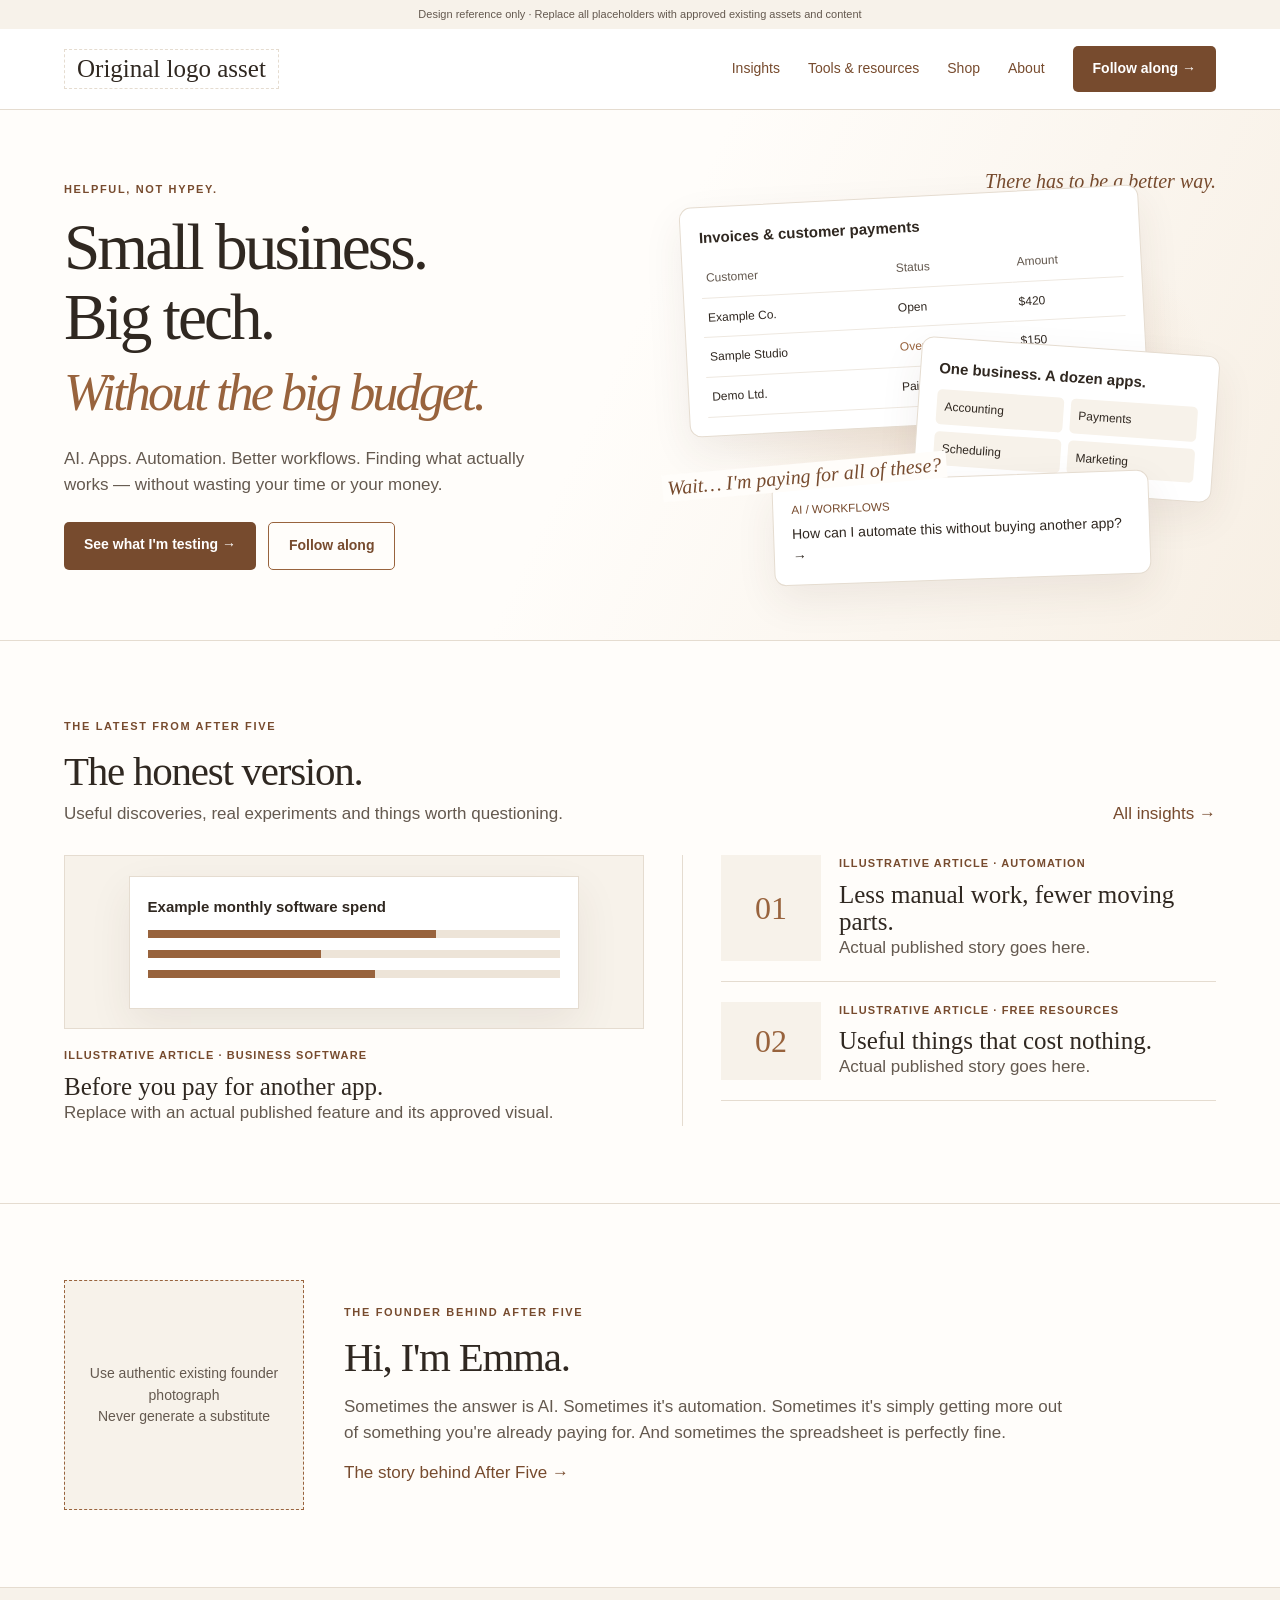
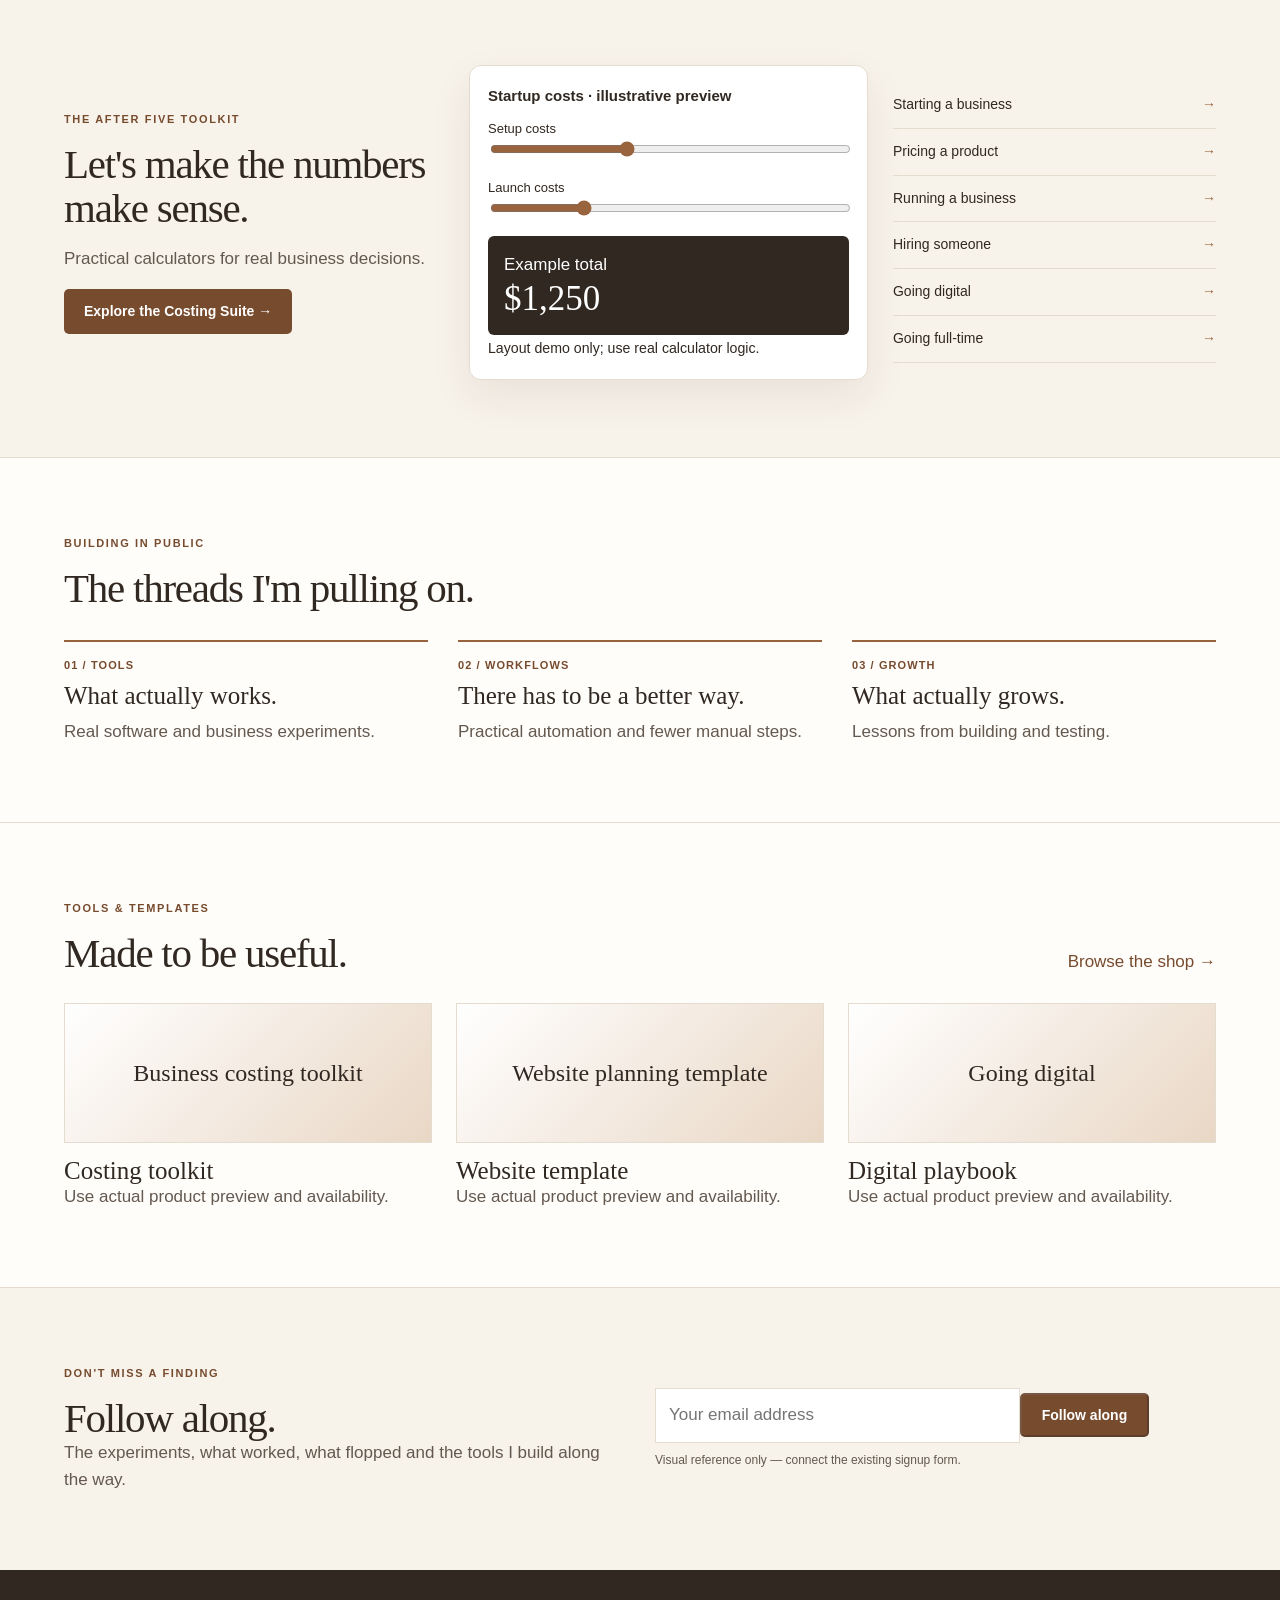
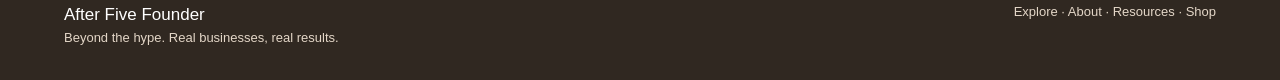
<file: design/after-five-target/03-reference.html>
<!doctype html><html lang="en"><head><meta charset="utf-8"><meta name="viewport" content="width=device-width,initial-scale=1"><title>After Five Founder — layout reference</title><link rel="stylesheet" href="02-design-tokens.css"><style>
*{box-sizing:border-box}body{margin:0;background:var(--paper);color:var(--ink);font:var(--body)/1.55 var(--sans)}a{color:var(--bronze-dark);text-decoration:none}h1,h2,h3,p{margin:0}h1,h2,h3{font-family:var(--serif);font-weight:500;line-height:1.08}h1{font-size:var(--h1);letter-spacing:-.045em}h2{font-size:var(--h2);letter-spacing:-.03em}h3{font-size:25px}p{color:var(--muted)}.wrap{max-width:calc(var(--max) + 2 * var(--gutter));padding-inline:var(--gutter);margin:auto}.eyebrow{font-size:11px;font-weight:700;letter-spacing:.15em;text-transform:uppercase;color:var(--bronze-dark);margin-bottom:14px}.header{background:white;border-bottom:1px solid var(--line)}.nav{height:80px;display:flex;align-items:center;justify-content:space-between;gap:20px}.logo{font:25px var(--serif);border:1px dashed var(--line);padding:5px 12px}.navlinks{display:flex;gap:28px;font-size:14px;align-items:center}.btn{display:inline-block;background:var(--bronze-dark);color:white;padding:12px 20px;border-radius:5px;font-size:14px;font-weight:600}.secondary{background:transparent;color:var(--bronze-dark);border:1px solid var(--bronze)}.hero{background:linear-gradient(115deg,#fffdfa 48%,#f7efe4 100%)}.hero-grid{min-height:530px;display:grid;grid-template-columns:1fr 1fr;gap:44px;align-items:center;padding-block:56px}.hero p{max-width:480px;margin:23px 0}.actions{display:flex;gap:12px;flex-wrap:wrap}.accent{color:var(--bronze);font-style:italic;font-size:.80em}.stage{height:410px;position:relative;isolation:isolate}.stage:before{content:'';position:absolute;inset:8% 0 5% 7%;background:radial-gradient(ellipse at center,#dfc2a56e,transparent 70%);z-index:-1}.panel{background:white;border:1px solid var(--line);border-radius:var(--radius);box-shadow:var(--shadow);padding:18px}.invoice{position:absolute;top:26px;left:4%;width:83%;transform:rotate(-3deg)}.panel-title{font-weight:600;font-size:15px;margin-bottom:10px}.mini-table{width:100%;border-collapse:collapse;font-size:12px}.mini-table td,.mini-table th{text-align:left;padding:10px 5px;border-bottom:1px solid #eee8e0}.mini-table th{color:var(--muted);font-weight:500}.apps{position:absolute;right:0;top:176px;width:54%;transform:rotate(4deg)}.appgrid{display:grid;grid-template-columns:1fr 1fr;gap:7px}.appgrid span{background:var(--cream);border-radius:5px;padding:8px;font-size:12px}.note{font:italic 20px var(--serif);color:var(--bronze-dark)}.note1{position:absolute;right:0;top:0}.note2{position:absolute;left:0;bottom:90px;transform:rotate(-5deg);z-index:3;background:var(--paper);padding:2px 5px}.ask{position:absolute;bottom:0;left:20%;width:68%;font-size:14px;transform:rotate(-2deg)}.ask small{display:block;color:var(--bronze-dark);margin-bottom:5px}.section{padding-block:var(--section);border-top:1px solid var(--line)}.section-head{display:flex;justify-content:space-between;align-items:end;gap:20px;margin-bottom:28px}.section-head p{margin-top:8px}.stories{display:grid;grid-template-columns:1.25fr 1fr;gap:38px}.feature{border-right:1px solid var(--line);padding-right:38px}.art{background:var(--cream);border:1px solid var(--line);min-height:174px;display:grid;place-items:center;margin-bottom:18px;overflow:hidden}.art-inner{width:78%;background:white;border:1px solid var(--line);padding:18px;box-shadow:var(--shadow)}.bar{height:8px;background:var(--stone);margin:12px 0}.bar b{display:block;height:100%;background:var(--bronze)}.story{display:grid;grid-template-columns:100px 1fr;gap:18px;padding:20px 0;border-bottom:1px solid var(--line)}.story:first-child{padding-top:0}.thumb{background:var(--cream);display:grid;place-items:center;font:32px var(--serif);color:var(--bronze)}.meta{font-size:11px;letter-spacing:.1em;color:var(--bronze-dark);text-transform:uppercase;font-weight:700;margin-bottom:8px}.founder{display:grid;grid-template-columns:240px 1fr;gap:40px;align-items:center}.portrait{height:230px;border:1px dashed var(--bronze);background:var(--cream);display:grid;place-items:center;text-align:center;padding:24px;font-size:14px;color:var(--muted)}.founder p{max-width:720px;margin:14px 0}.tools{background:var(--cream)}.toolgrid{display:grid;grid-template-columns:1fr 1.05fr .85fr;gap:25px;align-items:center}.toolgrid p{margin:16px 0}.demo label{display:block;font-size:13px;margin-top:12px}.demo input{width:100%;accent-color:var(--bronze)}.result{background:var(--ink);color:white;padding:16px;margin-top:12px;border-radius:6px}.result strong{display:block;font:35px var(--serif)}.toolrow{border-bottom:1px solid var(--line);padding:12px 0;font-size:14px}.toolrow span{color:var(--bronze);float:right}.threads{display:grid;grid-template-columns:repeat(3,1fr);gap:30px;margin-top:30px}.thread{border-top:2px solid var(--bronze);padding-top:15px}.thread p{margin-top:10px}.shopgrid{display:grid;grid-template-columns:repeat(3,1fr);gap:24px}.cover{background:linear-gradient(135deg,#fff,#e9d7c5);border:1px solid var(--line);padding:24px;min-height:140px;display:grid;place-items:center;margin-bottom:14px;font:24px var(--serif);text-align:center}.newsletter{background:var(--cream)}.signup{display:grid;grid-template-columns:1fr 1fr;align-items:center;gap:30px}.signup input{padding:13px;border:1px solid var(--line);width:65%;font:inherit;background:white}.footer{background:var(--ink);color:white;padding:32px 0}.footer p{color:#e3d6c7;font-size:13px}.foot{display:flex;justify-content:space-between;gap:20px}.notice{font-size:11px;color:var(--muted);padding:6px;text-align:center;background:var(--cream)}
@media(max-width:900px){.navlinks{gap:12px}.hero-grid,.stories,.signup{grid-template-columns:1fr}.feature{border-right:0;padding-right:0}.toolgrid{grid-template-columns:1fr 1fr}.toolgrid>div:first-child{grid-column:1/-1}.hero-grid{gap:16px;padding-block:40px}.stage{max-width:560px;width:100%;margin:auto}.threads,.shopgrid{gap:15px}}
@media(max-width:600px){.nav{height:64px}.navlinks a:not(.btn){display:none}.logo{font-size:18px}.navlinks .btn{font-size:12px;padding:9px}.hero-grid{min-height:auto}.stage{height:330px}.invoice{width:93%;padding:12px;top:23px}.mini-table td,.mini-table th{padding:6px 3px;font-size:10px}.apps{top:145px;width:61%;padding:12px}.note{font-size:15px}.note2{bottom:72px}.ask{left:12%;width:85%;padding:12px}.founder,.toolgrid,.threads,.shopgrid{grid-template-columns:1fr}.portrait{height:190px;max-width:240px}.section-head{align-items:start;flex-direction:column;gap:8px}.story{grid-template-columns:76px 1fr}.foot{flex-direction:column}.signup input{width:60%}.section{padding-block:44px}}
</style></head><body><div class="notice">Design reference only · Replace all placeholders with approved existing assets and content</div><header class="header"><nav class="wrap nav"><div class="logo">Original logo asset</div><div class="navlinks"><a href="#insights">Insights</a><a href="#tools">Tools & resources</a><a href="#shop">Shop</a><a href="#founder">About</a><a class="btn" href="#follow">Follow along →</a></div></nav></header><main><section class="hero"><div class="wrap hero-grid"><div><div class="eyebrow">Helpful, not hypey.</div><h1>Small business.<br>Big tech.<br><span class="accent">Without the big budget.</span></h1><p>AI. Apps. Automation. Better workflows. Finding what actually works — without wasting your time or your money.</p><div class="actions"><a class="btn" href="#insights">See what I'm testing →</a><a class="btn secondary" href="#follow">Follow along</a></div></div><div class="stage" aria-label="Illustrative composition of business software frustrations"><div class="note note1">There has to be a better way.</div><div class="panel invoice"><div class="panel-title">Invoices & customer payments</div><table class="mini-table"><thead><tr><th>Customer</th><th>Status</th><th>Amount</th></tr></thead><tbody><tr><td>Example Co.</td><td>Open</td><td>$420</td></tr><tr><td>Sample Studio</td><td style="color:#98633d">Overdue</td><td>$150</td></tr><tr><td>Demo Ltd.</td><td>Paid</td><td>$390</td></tr></tbody></table></div><div class="panel apps"><div class="panel-title">One business. A dozen apps.</div><div class="appgrid"><span>Accounting</span><span>Payments</span><span>Scheduling</span><span>Marketing</span></div></div><div class="note note2">Wait… I'm paying for all of these?</div><div class="panel ask"><small>AI / WORKFLOWS</small>How can I automate this without buying another app? →</div></div></div></section>
<section class="section" id="insights"><div class="wrap"><div class="section-head"><div><div class="eyebrow">The latest from After Five</div><h2>The honest version.</h2><p>Useful discoveries, real experiments and things worth questioning.</p></div><a href="#insights">All insights →</a></div><div class="stories"><article class="feature"><div class="art"><div class="art-inner"><div class="panel-title">Example monthly software spend</div><div class="bar"><b style="width:70%"></b></div><div class="bar"><b style="width:42%"></b></div><div class="bar"><b style="width:55%"></b></div></div></div><div class="meta">Illustrative article · Business software</div><h3>Before you pay for another app.</h3><p>Replace with an actual published feature and its approved visual.</p></article><div><article class="story"><div class="thumb">01</div><div><div class="meta">Illustrative article · Automation</div><h3>Less manual work, fewer moving parts.</h3><p>Actual published story goes here.</p></div></article><article class="story"><div class="thumb">02</div><div><div class="meta">Illustrative article · Free resources</div><h3>Useful things that cost nothing.</h3><p>Actual published story goes here.</p></div></article></div></div></div></section>
<section class="section" id="founder"><div class="wrap founder"><div class="portrait">Use authentic existing founder photograph<br>Never generate a substitute</div><div><div class="eyebrow">The founder behind After Five</div><h2>Hi, I'm Emma.</h2><p>Sometimes the answer is AI. Sometimes it's automation. Sometimes it's simply getting more out of something you're already paying for. And sometimes the spreadsheet is perfectly fine.</p><a href="#founder">The story behind After Five →</a></div></div></section>
<section class="section tools" id="tools"><div class="wrap toolgrid"><div><div class="eyebrow">The After Five Toolkit</div><h2>Let's make the numbers make sense.</h2><p>Practical calculators for real business decisions.</p><a class="btn" href="#tools">Explore the Costing Suite →</a></div><div class="panel demo"><div class="panel-title">Startup costs · illustrative preview</div><label for="setup">Setup costs</label><input id="setup" type="range" min="0" max="2000" value="750"><label for="launch">Launch costs</label><input id="launch" type="range" min="0" max="2000" value="500"><div class="result">Example total<strong id="total">$1,250</strong></div><small>Layout demo only; use real calculator logic.</small></div><div><div class="toolrow">Starting a business <span>→</span></div><div class="toolrow">Pricing a product <span>→</span></div><div class="toolrow">Running a business <span>→</span></div><div class="toolrow">Hiring someone <span>→</span></div><div class="toolrow">Going digital <span>→</span></div><div class="toolrow">Going full-time <span>→</span></div></div></div></section>
<section class="section"><div class="wrap"><div class="eyebrow">Building in public</div><h2>The threads I'm pulling on.</h2><div class="threads"><div class="thread"><div class="meta">01 / Tools</div><h3>What actually works.</h3><p>Real software and business experiments.</p></div><div class="thread"><div class="meta">02 / Workflows</div><h3>There has to be a better way.</h3><p>Practical automation and fewer manual steps.</p></div><div class="thread"><div class="meta">03 / Growth</div><h3>What actually grows.</h3><p>Lessons from building and testing.</p></div></div></div></section>
<section class="section" id="shop"><div class="wrap"><div class="section-head"><div><div class="eyebrow">Tools & templates</div><h2>Made to be useful.</h2></div><a href="#shop">Browse the shop →</a></div><div class="shopgrid"><div><div class="cover">Business costing toolkit</div><h3>Costing toolkit</h3><p>Use actual product preview and availability.</p></div><div><div class="cover">Website planning template</div><h3>Website template</h3><p>Use actual product preview and availability.</p></div><div><div class="cover">Going digital</div><h3>Digital playbook</h3><p>Use actual product preview and availability.</p></div></div></div></section>
<section class="section newsletter" id="follow"><div class="wrap signup"><div><div class="eyebrow">Don't miss a finding</div><h2>Follow along.</h2><p>The experiments, what worked, what flopped and the tools I build along the way.</p></div><div><input type="email" aria-label="Email address" placeholder="Your email address"><button class="btn" type="button" disabled>Follow along</button><p style="font-size:12px;margin-top:8px">Visual reference only — connect the existing signup form.</p></div></div></section></main><footer class="footer"><div class="wrap foot"><div>After Five Founder<p>Beyond the hype. Real businesses, real results.</p></div><p>Explore · About · Resources · Shop</p></div></footer><script>const a=document.querySelector('#setup'),b=document.querySelector('#launch'),t=document.querySelector('#total');function update(){t.textContent=(+a.value + +b.value).toLocaleString('en-US',{style:'currency',currency:'USD',maximumFractionDigits:0})}a.addEventListener('input',update);b.addEventListener('input',update)</script></body></html>
</file>
<file: design/after-five-target/02-design-tokens.css>
:root{--paper:#fffdfa;--white:#fff;--cream:#f7f2ea;--stone:#ede4d8;--ink:#302821;--muted:#64594f;--bronze:#98633d;--bronze-dark:#774b2e;--line:#e5dcd0;--serif:"Bodoni Moda",Didot,Georgia,serif;--sans:Jost,Arial,sans-serif;--max:1240px;--gutter:clamp(20px,5vw,72px);--section:clamp(48px,6vw,88px);--radius:12px;--shadow:0 16px 40px #49332114;--h1:clamp(42px,5.1vw,76px);--h2:clamp(32px,3.2vw,48px);--body:17px;--small:13px}
</file>
